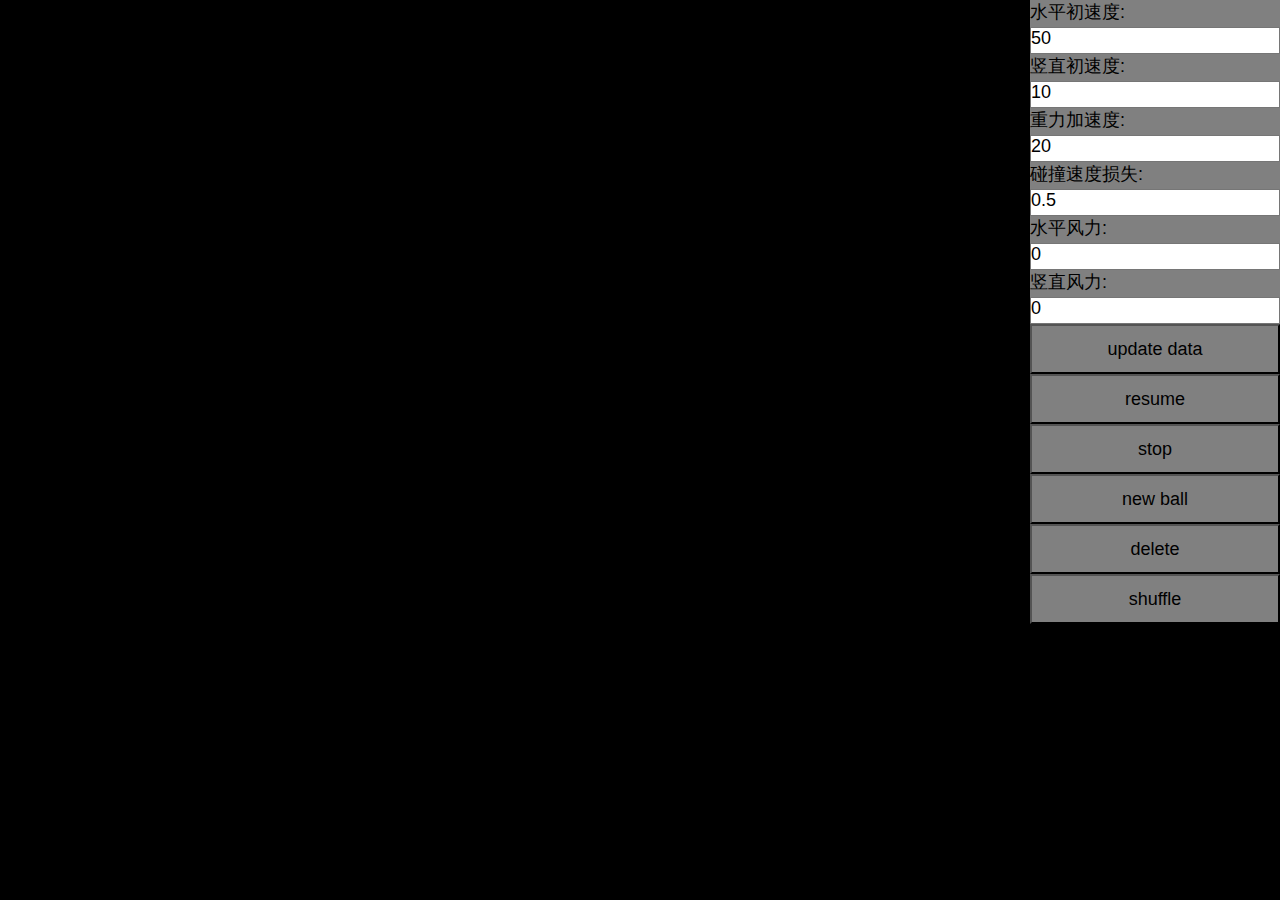
<file: index.html>
<html>
<head>
  <title>ly's mission1</title>
  <meta charset='utf-8'/>
  <link rel="stylesheet" href="style.css" type="text/css">
</head>
<body>

  <div id="wrapper">

    <div id="control">
      <div class="demonstration">水平初速度:</div>
      <textarea id="vx-data" placeholder="请输入水平初速度">50</textarea>
      <div class="demonstration">竖直初速度:</div>
      <textarea id="vy-data" placeholder="请输入竖直初速度">10</textarea>
      <div class="demonstration">重力加速度:</div>
      <textarea id="gravity-data" placeholder="请输入重力加速度">20</textarea>
      <div class="demonstration">碰撞速度损失:</div>
      <textarea id="speed-loss" placeholder="请输入碰撞速度损失">0.5</textarea>
      <div class="demonstration">水平风力:</div>
      <textarea id="airResistance-msg-l" placeholder="请输入水平风力">0</textarea>
      <div class="demonstration">竖直风力:</div>
      <textarea id="airResistance-msg-t" placeholder="请输入竖直风力">0</textarea>
      <button id="change-data">update data</button>
      <button id="start">resume</button>
      <button id="stop">stop</button>
      <button id="new">new ball</button>
      <button id="delete">delete</button>
      <button id="shuffle">shuffle</button>
    </div>

  </div>

  <script type="text/javascript" src="lovelyBall.js"></script>
</body>
</html>
</file>
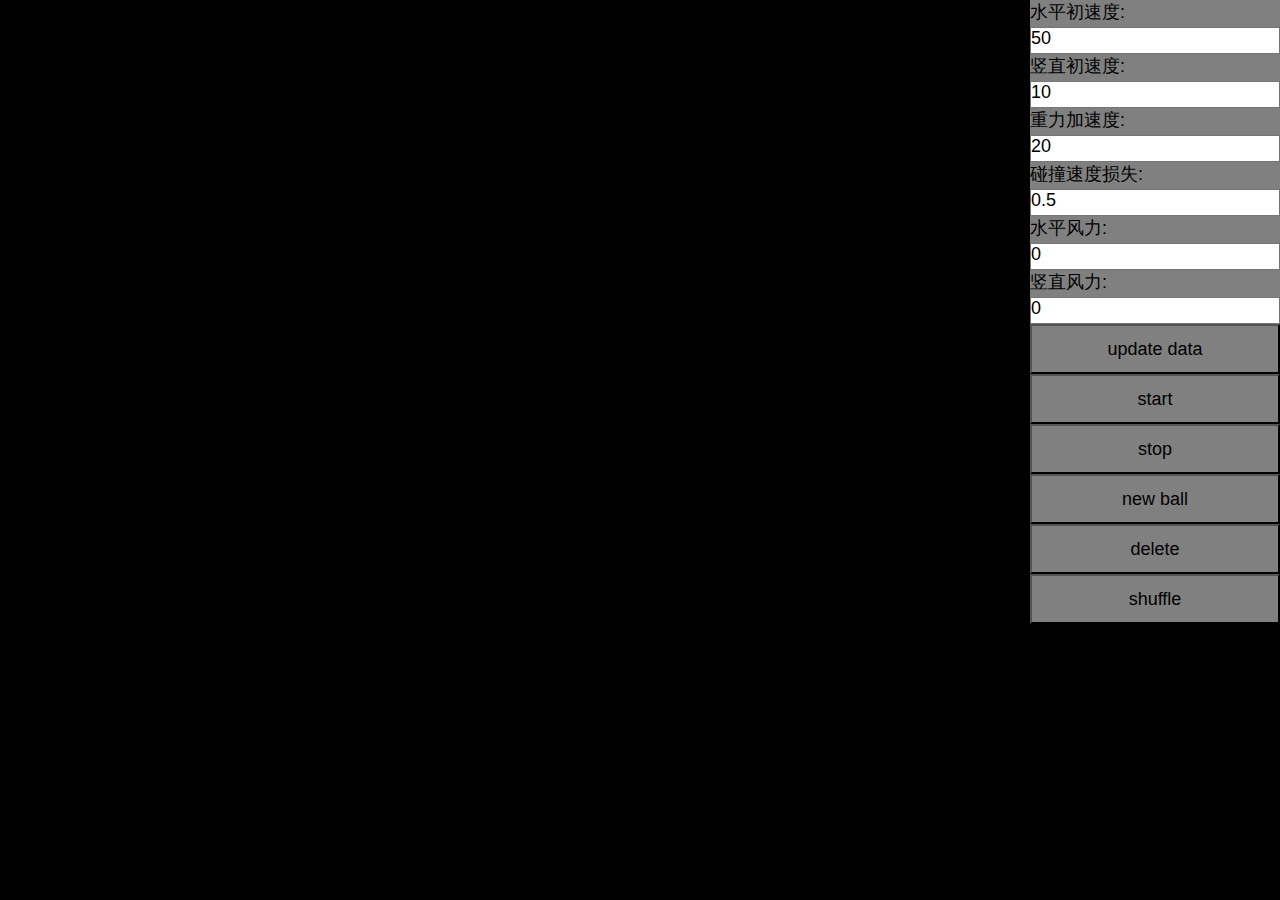
<file: mission1/index.html>
<html>
<head>
  <title>ly's mission1</title>
  <meta charset='utf-8'/>
  <link rel="stylesheet" href="style.css" type="text/css">
</head>
<body>

  <div id="wrapper">

    <div id="control">
      <div class="demonstration">水平初速度:</div>
      <textarea id="vx-data" placeholder="请输入水平初速度">50</textarea>
      <div class="demonstration">竖直初速度:</div>
      <textarea id="vy-data" placeholder="请输入竖直初速度">10</textarea>
      <div class="demonstration">重力加速度:</div>
      <textarea id="gravity-data" placeholder="请输入重力加速度">20</textarea>
      <div class="demonstration">碰撞速度损失:</div>
      <textarea id="speed-loss" placeholder="请输入碰撞速度损失">0.5</textarea>
      <div class="demonstration">水平风力:</div>
      <textarea id="airResistance-msg-l" placeholder="请输入水平风力">0</textarea>
      <div class="demonstration">竖直风力:</div>
      <textarea id="airResistance-msg-t" placeholder="请输入竖直风力">0</textarea>
      <button id="change-data">update data</button>
      <button id="start">start</button>
      <button id="stop">stop</button>
      <button id="new">new ball</button>
      <button id="delete">delete</button>
      <button id="shuffle">shuffle</button>
    </div>

  </div>

  <script type="text/javascript" src="lovelyBall.js"></script>
</body>
</html>
</file>
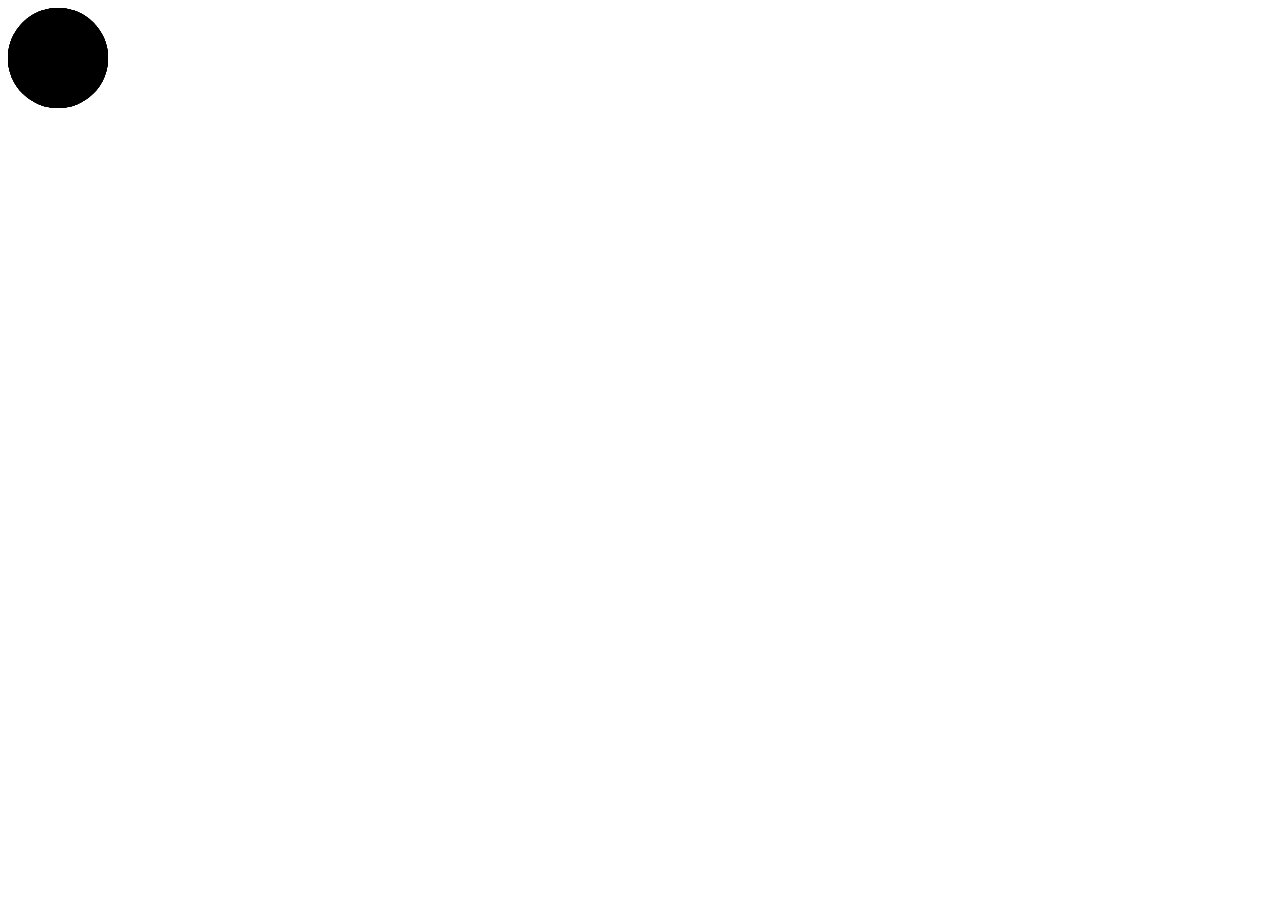
<file: mission2/drag.html>
<html>
<head>
  <title>mission2-ly-test</title>
  <meta charset='utf-8'/>
  <style type="text/css">
  .ball {
    width: 100px;
    height: 100px;
    background-color: black;
    border-radius: 50px;
    cursor: crosshair;
    position: absolute;
  }
  </style>
</head>
<body>
  
  <div class="ball"></div>
  <div class="ball"></div>
  <div class="ball"></div>
  <div class="ball"></div>
  <div class="ball"></div>
  <div class="ball"></div>
  <div class="ball"></div>
  <div class="ball"></div>

  <script type="text/javascript" src="drag.js"></script>
</body>
</html>
</file>
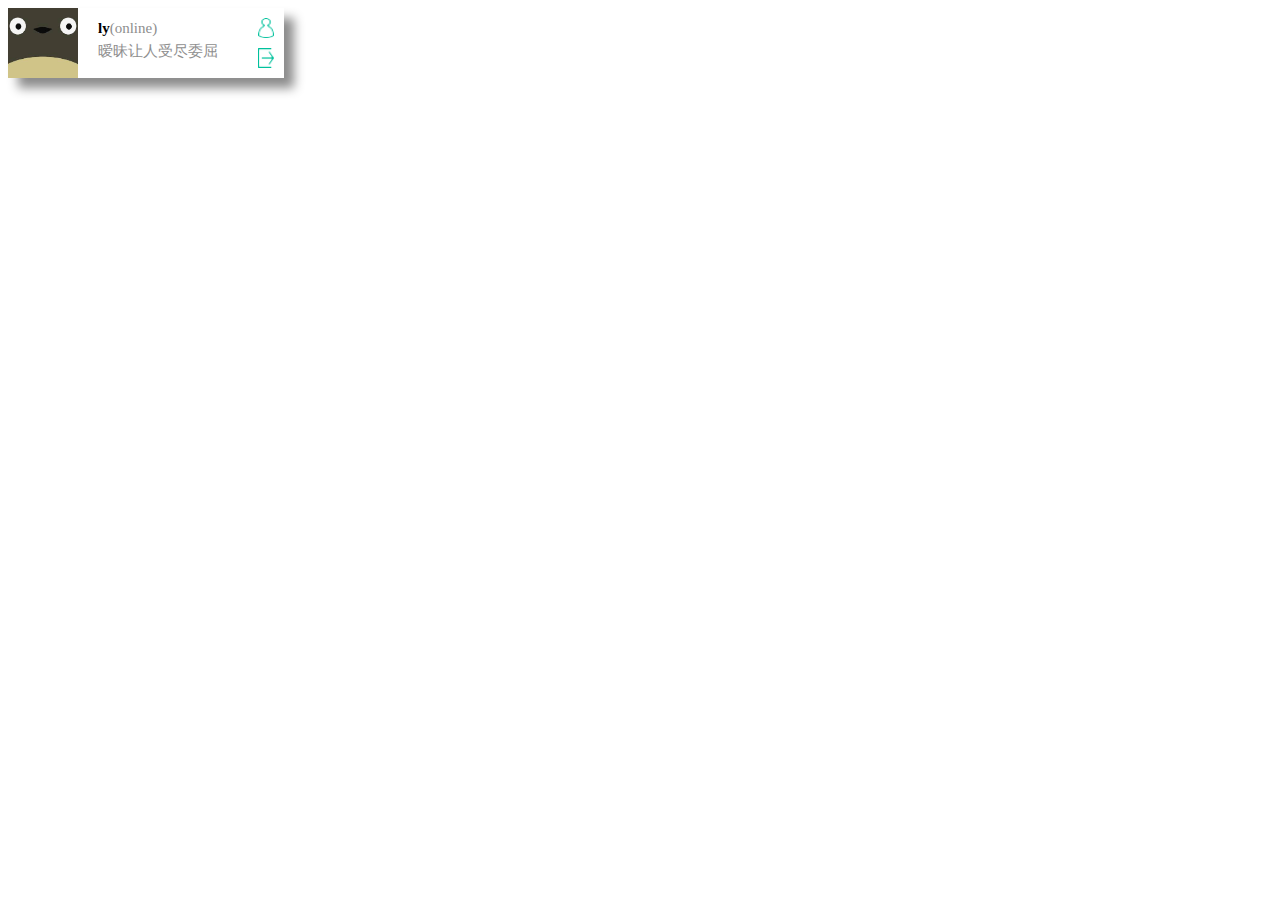
<file: mission6/mission6.html>
<html>
<head>
    <title>ly's mission6</title>
    <link rel="stylesheet" href="mission6.css" type="text/css">
    <meta charset='utf-8'/>
</head>
<body>
    <div class="main-box">
        <img src="images.jpg" alt="user-portrait">
        <div class="user-msg">
            <span class="nickname">ly</span>(online)
            <span class="sig">暧昧让人受尽委屈</span>
        </div>
        <div class="right-img">
            <img src="info.png" alt="info">
            <img src="logout.png" alt="logout-image">
        </div>
    </div>
</body>
</html>
</file>
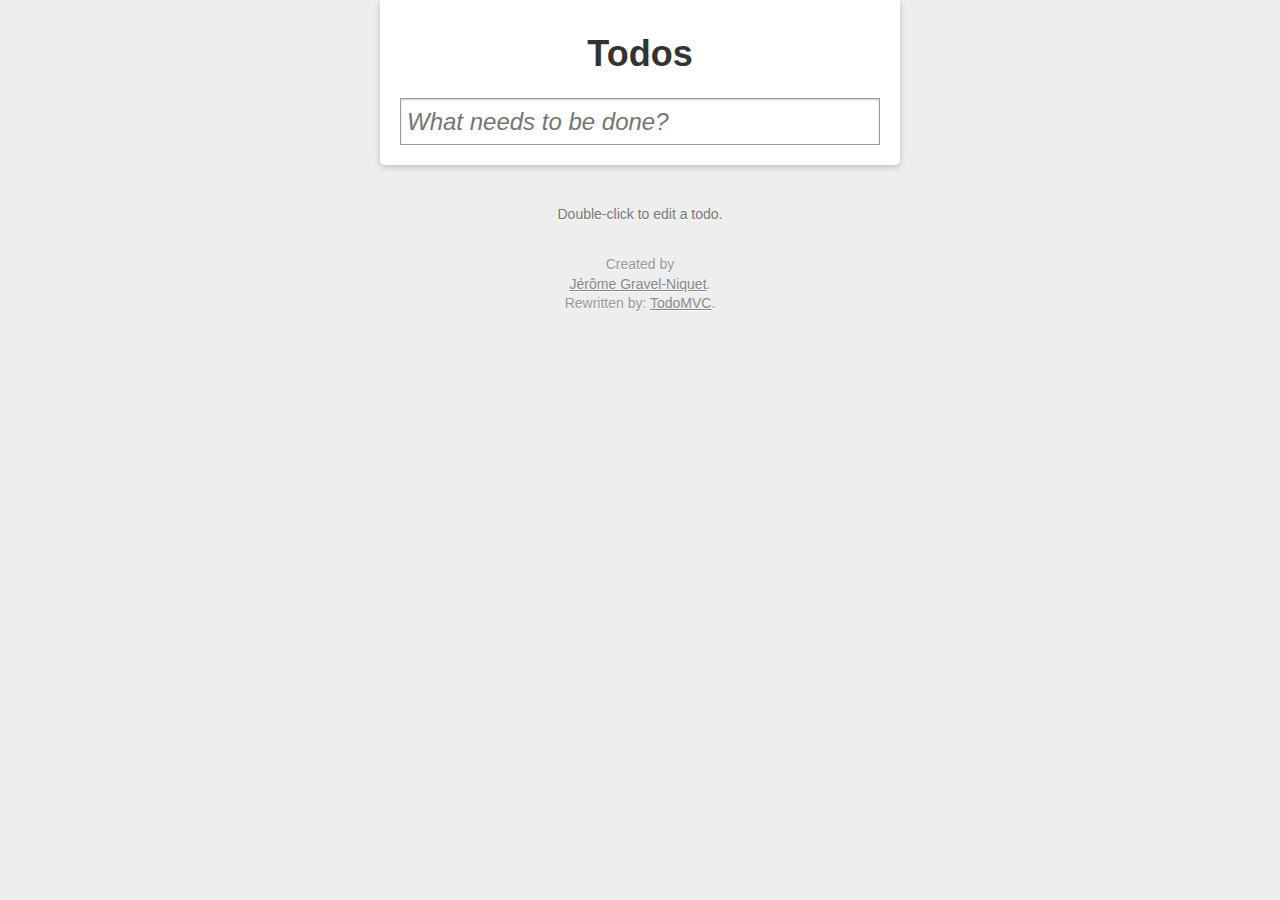
<file: mission7/mission7.html>
<html>
<head>
    <title>ly's mission7</title>
    <meta charset='utf-8'/>
    <link rel="stylesheet" href="mission7.css" type="text/css">
</head>
<body>
    <div class="todos">
        <div class="header">
            <h1>Todos</h1>
            <input id="new-todo" type="text" placeholder="What needs to be done?">
        </div>
        <section id="main">
            <input type="checkbox" id="check-all">
            <label>Mark all as complete</label>
            <ul id="todo-list">
                <!-- <li>
                    <div class="view">
                        <input type="checkbox" name="check-box">
                        <label name="list-content">233333</label>
                        <a class="destroy" name="destroy"></a>
                    </div>
                </li> -->
            </ul>
        </section>
        <footer id="footer">
            <a id="clear-completed">Clear <b id="todos-counting">1</b> completed item</a>
            <div class="todo-count">
                <b id="todos-counter">0</b>
                item left
            </div>
        </footer>
    </div>
    <div id="instructions">
        Double-click to edit a todo.
    </div>
    <div id="credits">
        Created by
        <br>
        <a href="http://jgn.me/">Jérôme Gravel-Niquet</a>.
        <br>
        Rewritten by: 
        <a href="http://addyosmani.github.com/todomvc">TodoMVC</a>.
    </div>
    <script src="mission7.js"></script>
</body>
</html>
</file>
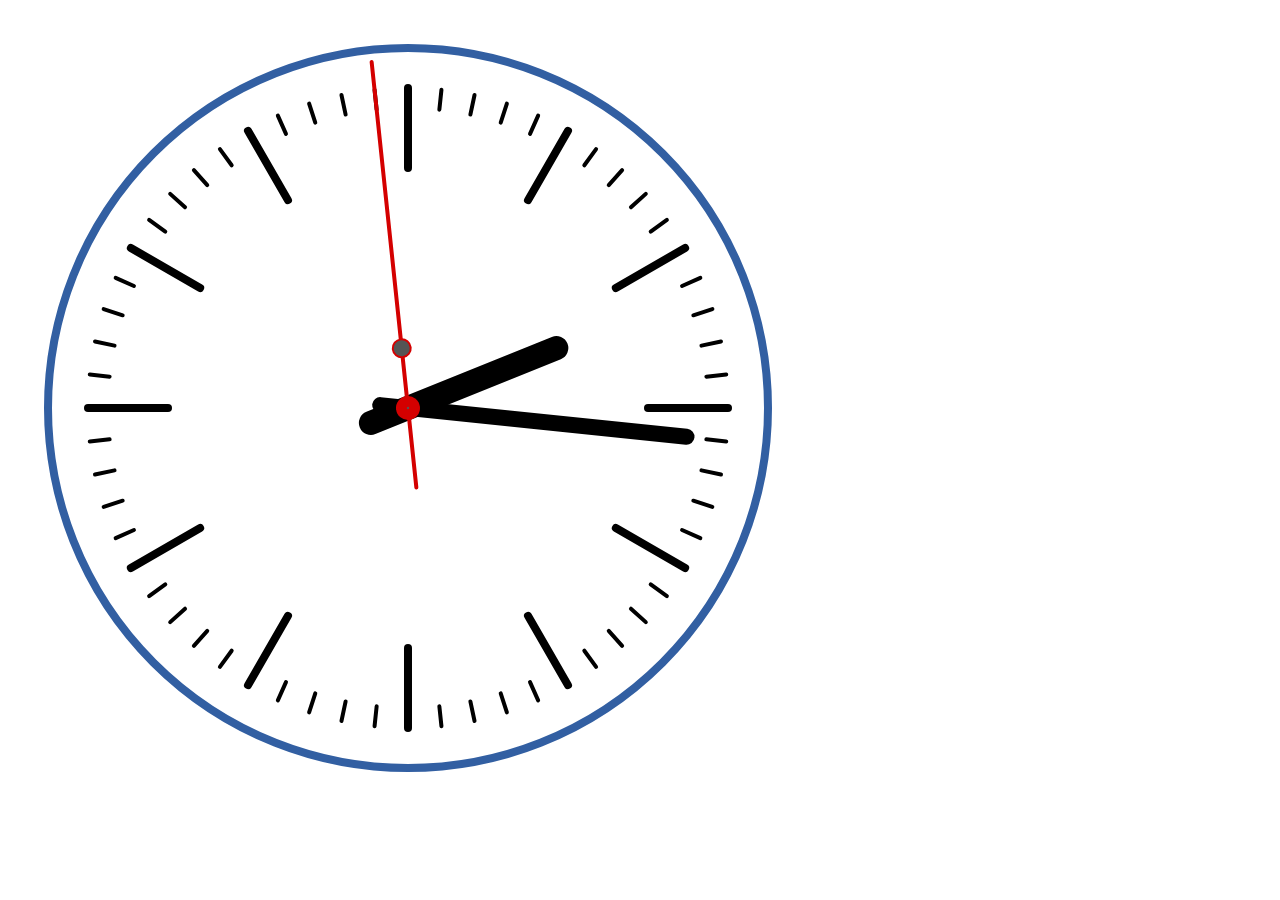
<file: mission1/clock/clock.html>
<html>
<head>
  <title>canvasTest-Clock</title>
  <meta charset='utf-8'/>
</head>
<body>
  <canvas id="canvas" width="800" height="800"></canvas>
  <script type="text/javascript" src="clock.js"></script>
</body>
</html>
</file>
<file: style.css>
* {
  padding: 0;
  margin: 0;
  font-family: 'Microsoft YaHei','Helvetica Neue', Helvetica, Arial, Verdana,  "Hiragino Sans GB", STHeiti, sans-serif;
}

body {
  overflow: hidden;
}

textarea {
  outline: none;
  resize: none;
  width: 250px;
  height: 27px;
  font-size: 18px;
  color: #000;
  background-color: #FFF;
  display: block;
}

button {
  font-size: 18px;
  color: #000;
  background-color: grey;
  width: 250px;
  height: 50px;
  display: block;
}

.ball {
  width: 50px;
  height: 50px;
  border-radius: 40px;
  background-color: #FFF;
  box-shadow: 0 0 10px #FFF,
              0 0 20px #FFF,
              0 0 30px #FFF,
              0 0 40px #130F0E;
  margin-left: 0px;
  margin-top: 0px;
  position: absolute;
}

#wrapper {
  width: 100%;
  height: 100%;
  margin: 0 auto;
  background-color: #000;
  overflow: hidden;
}

#control {
  background-color: #000;
  z-index: 10000;
  position: absolute;
  height: 100%;
}

.demonstration {
  width: 250px;
  height: 27px;
  font-size: 18px;
  color: #000;
  background-color: grey;
  display: block;
}
</file>
<file: mission1/style.css>
* {
  padding: 0;
  margin: 0;
  font-family: 'Microsoft YaHei','Helvetica Neue', Helvetica, Arial, Verdana,  "Hiragino Sans GB", STHeiti, sans-serif;
}

body {
  overflow: hidden;
}

textarea {
  outline: none;
  resize: none;
  width: 250px;
  height: 27px;
  font-size: 18px;
  color: #000;
  background-color: #FFF;
  display: block;
}

button {
  font-size: 18px;
  color: #000;
  background-color: grey;
  width: 250px;
  height: 50px;
  display: block;
}

.ball {
  width: 50px;
  height: 50px;
  border-radius: 40px;
  background-color: #FFF;
  box-shadow: 0 0 10px #FFF,
              0 0 20px #FFF,
              0 0 30px #FFF,
              0 0 40px #130F0E;
  margin-left: 0px;
  margin-top: 0px;
  position: absolute;
}

#wrapper {
  width: 100%;
  height: 100%;
  margin: 0 auto;
  background-color: #000;
  overflow: hidden;
}

#control {
  background-color: #000;
  z-index: 10000;
  position: absolute;
  height: 100%;
}

.demonstration {
  width: 250px;
  height: 27px;
  font-size: 18px;
  color: #000;
  background-color: grey;
  display: block;
}
</file>
<file: mission6/mission6.css>
.main-box {
  width: 276px;
  height: 70px;
  overflow: hidden;
  box-shadow: 10px 10px 10px #8c8c8c;
}
.main-box img {
  float: left;
  display: inline-block;
  width: 70px;
}
.main-box div.user-msg {
  float: left;
  display: inline-block;
  width: 130px;
  padding-left: 20px;
  padding-top: 12px;
  font-size: 15px;
  color: #8e8e8e;
}
.main-box div.user-msg .nickname {
  font-weight: bold;
  color: #000;
}
.main-box div.user-msg .sig {
  display: block;
  padding-top: 5px;
}
.main-box .right-img {
  width: 16px;
  padding-top: 5px;
  display: inline-block;
  float: right;
  padding-right: 15px;
}
.main-box .right-img img {
  float: left;
  width: 16px;
  height: 20px;
  padding: 5px;
}
</file>
<file: mission7/mission7.css>
body{font:14px "Helvetica Neue",Helvetica,Arial,sans-serif;line-height:1.4em;color:#333;background:#eee;width:520px;margin:0 auto;-webkit-font-smoothing:antialiased}body div.todos{background:#fff;margin:0 auto;padding:20px;box-shadow:rgba(0,0,0,0.2) 0 2px 6px 0;border-radius:0 0 5px 5px;margin-bottom:40px}body div.todos div.header h1{display:block;font-weight:bold;text-align:center;padding:0 0 10px 0;font-size:36px}body div.todos div.header input{width:480px;font-size:24px;outline:none;padding:6px;border:1px solid #999;box-shadow:rgba(0,0,0,0.2) 0 1px 2px 0 inset;font-style:italic;line-height:1.4em}body div.todos section{display:none}body div.todos section input[type="checkbox"]{margin:3px 3px 3px 4px;box-sizing:border-box}body div.todos section ul{margin:10px 0;padding:0;list-style:none}body div.todos section ul li{position:relative;padding:18px 20px 18px 0;font-size:24px;border-bottom:1px solid #ccc}body div.todos section ul li div.view label{word-break:break-word}body div.todos section ul li div.view a.destroy{position:absolute;right:5px;top:20px;display:none;cursor:pointer;width:20px;height:20px;background:url(destroy.png) no-repeat}body div.todos section ul li div.view a:hover{background-position:0 -20px}body div.todos section ul li:hover div.view a.destroy{display:block}body div.todos section ul li:last-child{border:none}body div.todos footer{display:none;margin:0 -20px -20px -20px;overflow:hidden;color:#555;background:#f4fce8;border-top:1px solid #ededed;padding:0 20px;line-height:37px;border-radius:0 0 5px 5px}body div.todos footer a{display:none;float:right;line-height:20px;text-decoration:none;background:rgba(0,0,0,0.1);color:#555;font-size:11px;margin-top:8px;margin-bottom:8px;padding:0 10px 1px;cursor:pointer;border-radius:12px;box-shadow:rgba(0,0,0,0.2) 0 -1px 0 0}body div.todos footer a:hover{box-shadow:rgba(0,0,0,0.3) 0 -1px 0 0;background:rgba(0,0,0,0.15)}body #instructions{margin:10px auto;color:#777;text-shadow:rgba(255,255,255,0.8) 0 1px 0;text-align:center}body #credits{margin:30px auto;color:#999;text-shadow:rgba(255,255,255,0.8) 0 1px 0;text-align:center}body #credits a{color:#888}
</file>
